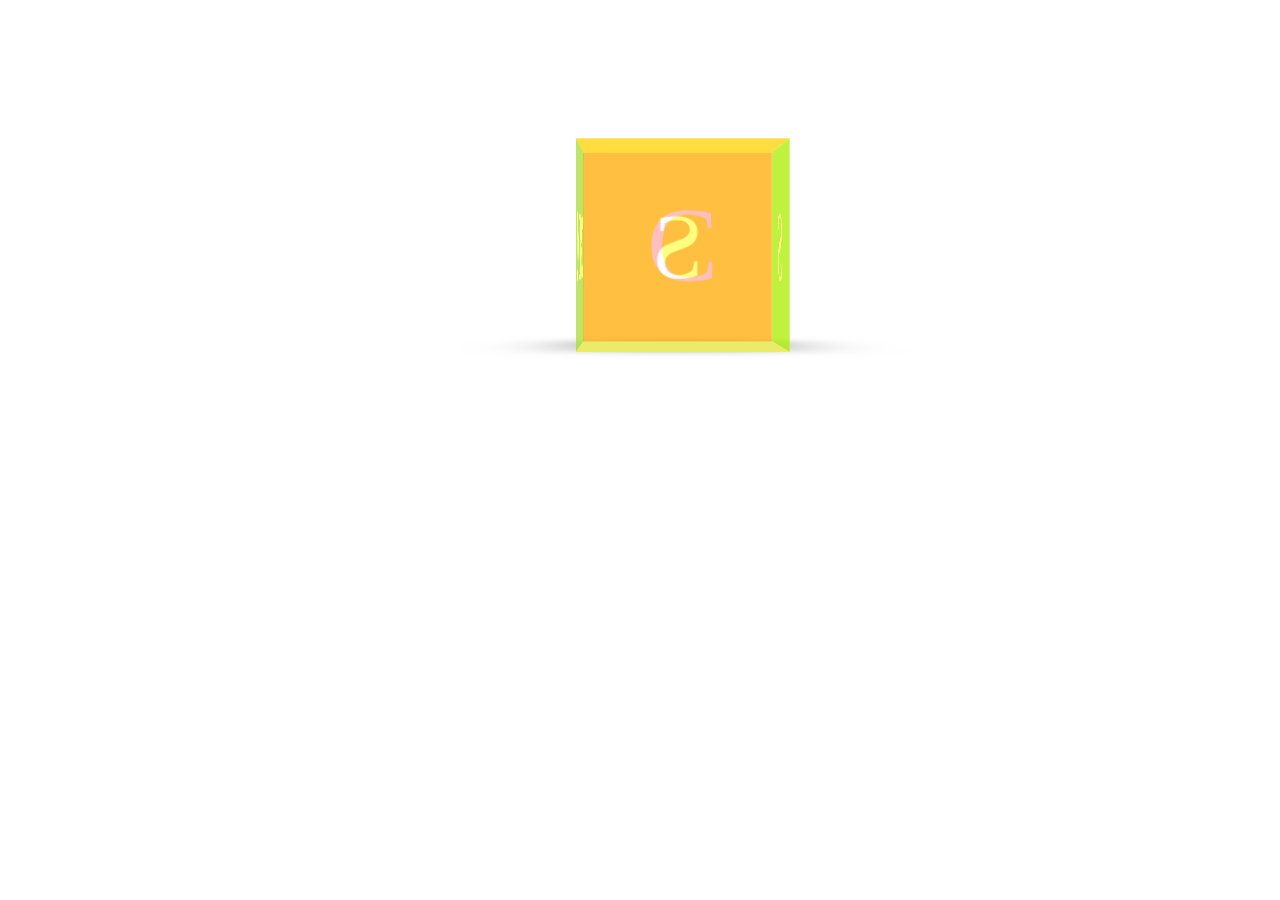
<file: animated3dcube/index.html>
<!DOCTYPE html>
<html>
<head>
    <meta http-equiv="X-UA-Compatible" content="IE=edge">
    <meta name="viewport" content="width=device-width, initial-scale=1">
    <meta http-equiv="Content-Type" content="text/html; charset=utf-8">
    <link href="style.css" rel="stylesheet">  
    <title>Stereoscopic CSS</title> 
</head>
<body>
    <div class="container">        
          <div class="stage">
            <figure class="cube">
              <span class="back">S</span>
              <span class="top"></span>
              <span class="bottom"></span>
              <span class="left">3D!</span>
              <span class="right">S</span>
              <span class="front">C</span>
            </figure>
          </div>       
      </div>     
</body>
</html>
</file>
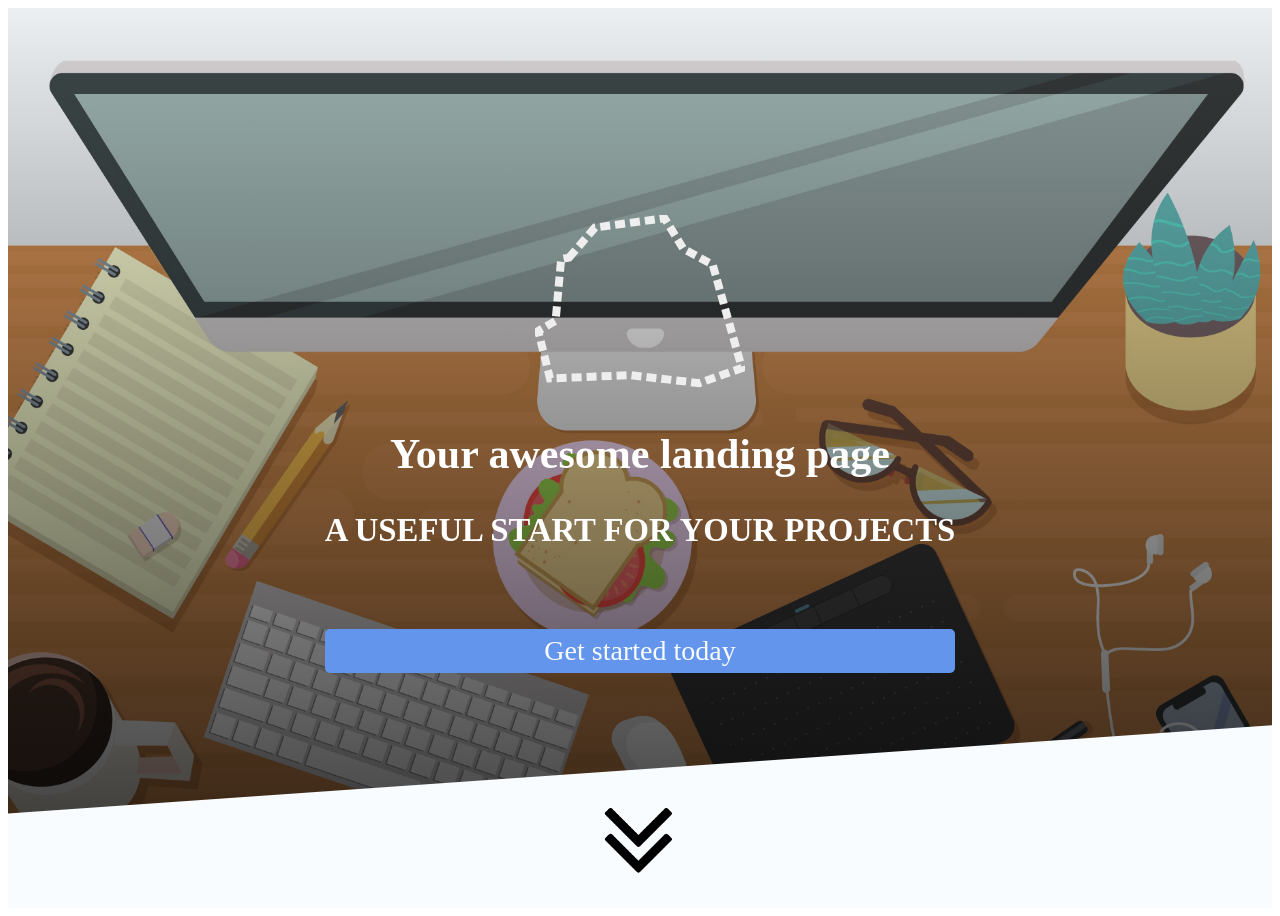
<file: animatedheader/index.html>
<!DOCTYPE html>
<html>
<head>
    <meta http-equiv="X-UA-Compatible" content="IE=edge">
    <meta name="viewport" content="width=device-width, initial-scale=1">
    <meta http-equiv="Content-Type" content="text/html; charset=utf-8">
    <link href="style.css" rel="stylesheet">
</head>
<body>
    <header>
        <section class="header-content">
          <img src="rocky-dashed.svg" class="rocky-dashed animate-pop-in">
          <h1 class="header-title animate-pop-in">Your awesome landing page</h1>
          <h3 class="header-subtitle animate-pop-in">A useful start for your projects</h3>
          <p class="header-button animate-pop-in"><a href="http://lenadgit.github.io" class="button">Get started today</a></p>
        </section>
        <section class="header-down-arrow">
            <img src="downarrow.png" width="120">
          </section>
      </header>
</body>
</html>
</file>
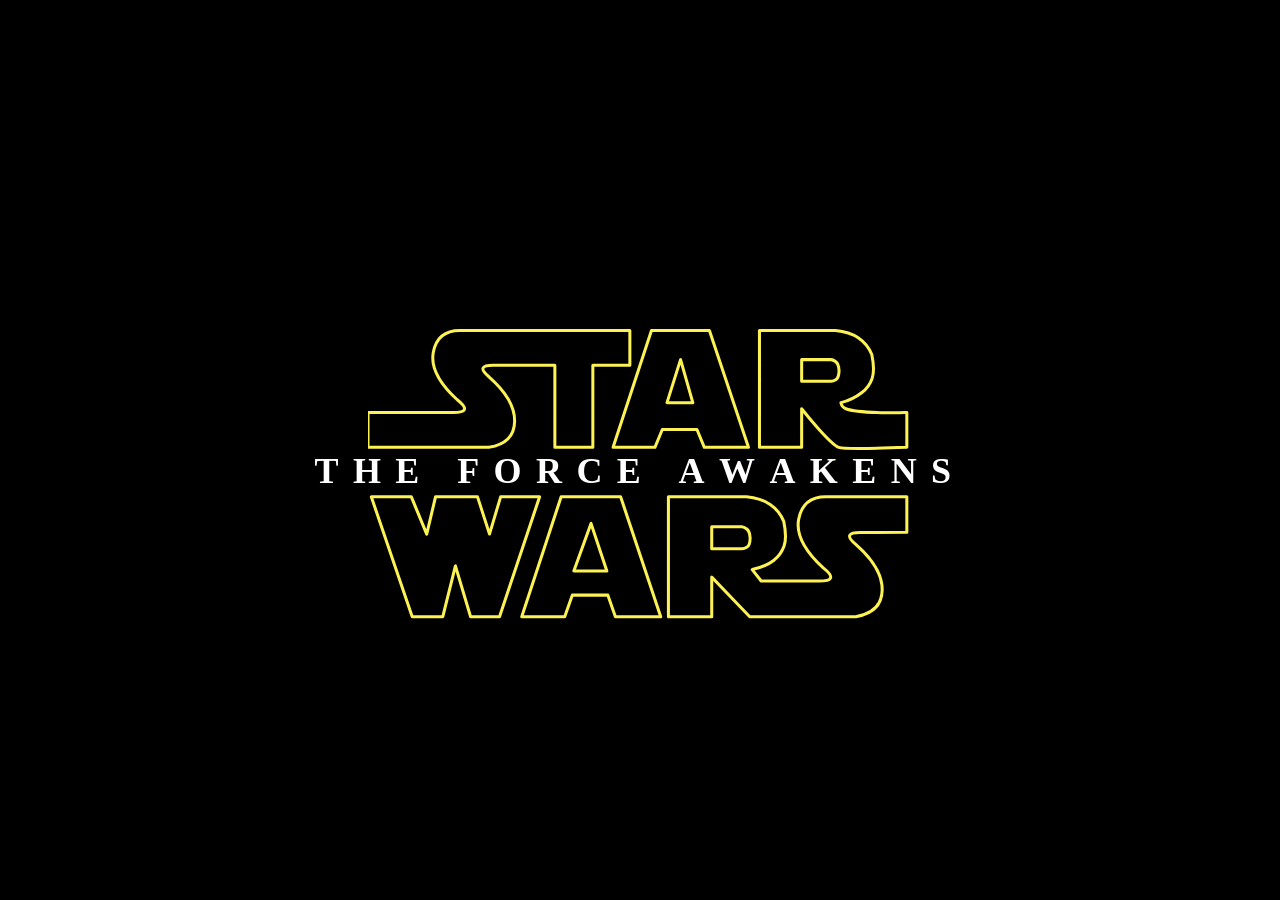
<file: animatedheadings/index.html>
<!DOCTYPE html>
<html>
<head>
    <meta http-equiv="X-UA-Compatible" content="IE=edge">
    <meta name="viewport" content="width=device-width, initial-scale=1">
    <meta http-equiv="Content-Type" content="text/html; charset=utf-8">
    <link href="style.css" rel="stylesheet">   
</head>
<body>
    <header>
        <div class="starwars-demo">
            <img src="star.svg" alt="Star" class="star">
            <img src="wars.svg" alt="Wars" class="wars">
            <h2 class="byline" id="byline">The Force Awakens</h2>
          </div>
      </header>
      <script type = "text/javascript" src = "script.js"></script>
</body>
</html>
</file>
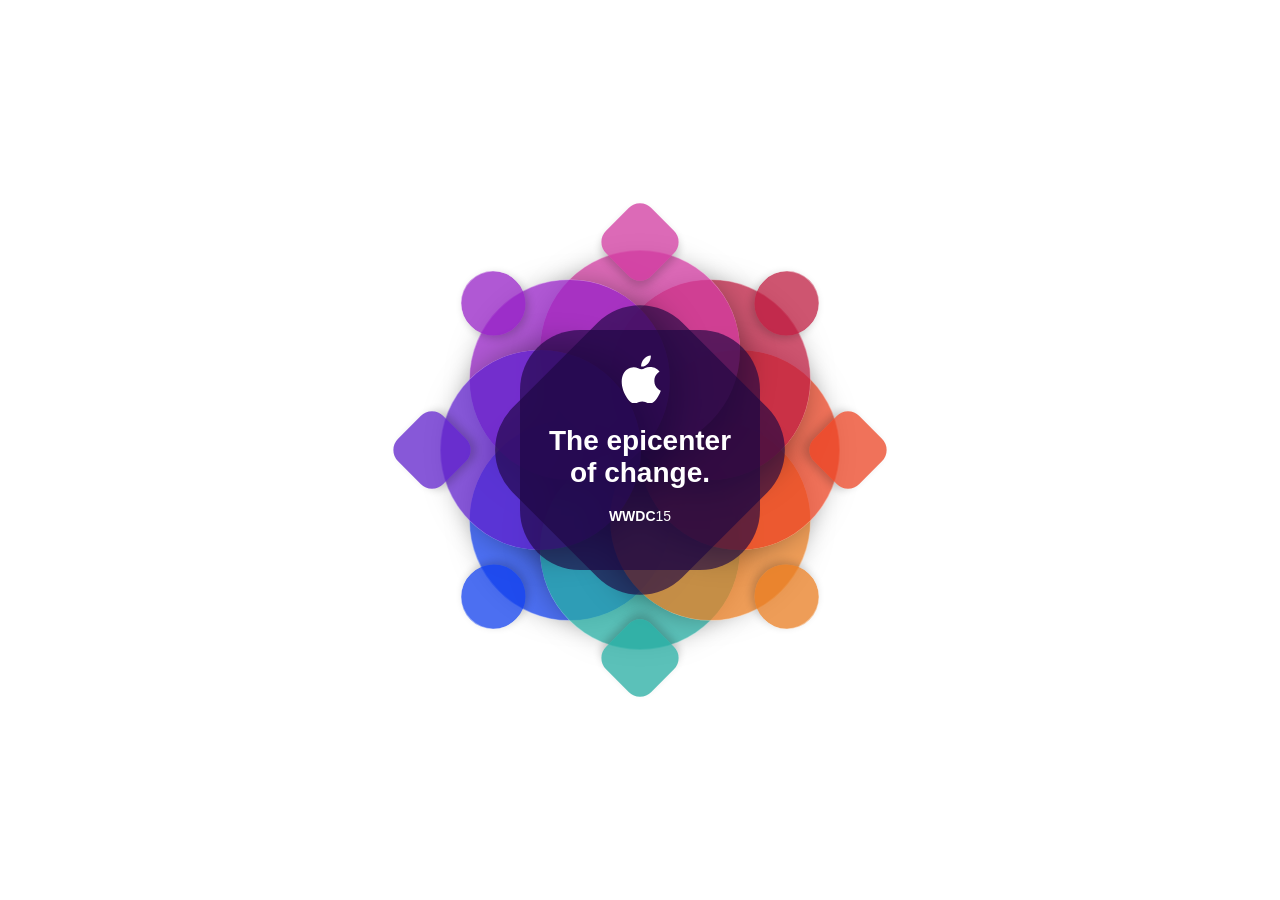
<file: animatedlogo/index.html>
<!DOCTYPE html>
<html>
<head>
    <meta http-equiv="X-UA-Compatible" content="IE=edge">
    <meta name="viewport" content="width=device-width, initial-scale=1">
    <meta http-equiv="Content-Type" content="text/html; charset=utf-8">
    <link href="style.css" rel="stylesheet"> 
    <title>Animated Circles WWDC</title>  
</head>
<body>
  <span class="large-circles">
    <div class="large circle one"></div>
    <div class="large circle two"></div>
    <div class="large circle three"></div>
    <div class="large circle four"></div>
    <div class="large circle five"></div>
    <div class="large circle six"></div>
    <div class="large circle seven"></div>
    <div class="large circle eight"></div>
  </span>  

  <span class="small-shapes">
    <div class="small circle one"></div>
    <div class="small squircle two"></div>
    <div class="small circle three"></div>
    <div class="small squircle four"></div>
    <div class="small circle five"></div>
    <div class="small squircle six"></div>
    <div class="small circle seven"></div>
    <div class="small squircle eight"></div>
  </span>

  <span class="content-squircle">
    <div class="large squircle one"></div>  
  </span>    

    <div class="large squircle two">
        <div class="content">
          <svg viewBox="0 0 160 164" xmlns="http://www.w3.org/2000/svg">
         <g>
          <g id="svg_1">
           <path d="m127.805969,90.003128c0.224838,24.213104 21.241287,32.270615 21.474121,32.373459c-0.177704,0.56826 -3.358078,11.482742 -11.072464,22.756622c-6.668747,9.746841 -13.590027,19.457977 -24.493088,19.659103c-10.713348,0.197403 -14.158287,-6.353043 -26.406677,-6.353043c-12.24469,0 -16.072174,6.151901 -26.213551,6.550446c-10.52422,0.398254 -18.538303,-10.539917 -25.26247,-20.251053c-13.740021,-19.864456 -24.24024,-56.132286 -10.1411,-80.613663c7.004152,-12.157551 19.521101,-19.85622 33.10713,-20.053638c10.334515,-0.197132 20.089069,6.952717 26.406689,6.952717c6.313614,0 18.167473,-8.59832 30.628998,-7.335548c5.21682,0.217129 19.860519,2.1073 29.263641,15.871029c-0.75766,0.469692 -17.472931,10.200527 -17.291229,30.443592m-20.134499,-59.456692c5.587379,-6.7633 9.348007,-16.178439 8.322067,-25.546439c-8.053787,0.32369 -17.792625,5.36682 -23.569427,12.126399c-5.177124,5.985922 -9.711121,15.566772 -8.48777,24.749359c8.976891,0.69453 18.147476,-4.561718 23.73513,-11.329308"/>
          </g>
         </g>
        </svg>
        <h1>The epicenter of change.</h1>
        <p><strong>WWDC</strong>15</p>
      </div>
</body>
</html>
</file>
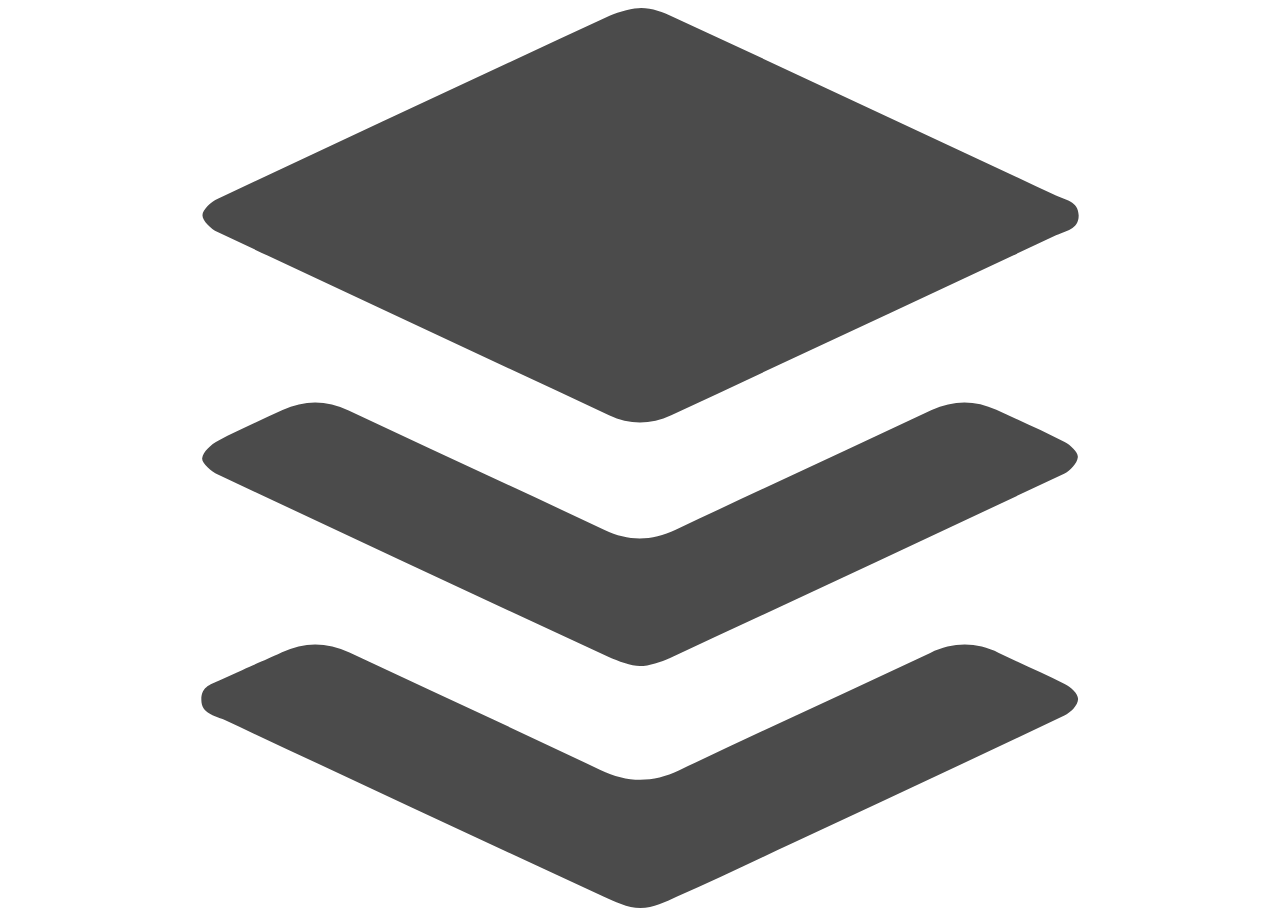
<file: bufferloadinganimation/index.html>
<!DOCTYPE html>
<html>
<head>
    <meta http-equiv="X-UA-Compatible" content="IE=edge">
    <meta name="viewport" content="width=device-width, initial-scale=1">
    <meta http-equiv="Content-Type" content="text/html; charset=utf-8">
    <link href="style.css" rel="stylesheet"> 
    <title>Buffer Loading Animation</title>  
</head>

<svg width="100%" height="100%" x="0px" y="0px" viewBox="0 0 313.3 321.4" style="enable-background:new 0 0 313.3 321.4;" xml:space="preserve">
    <path class="layer layer1" d="M157.1,0c3.8,0,7.9,1.5,11.4,3.2c45.6,21.1,91.2,42.4,136.7,63.8c3.3,1.5,8,2.1,8.1,7c0.1,5-4.7,5.6-7.9,7.1
  c-45.8,21.5-91.7,42.9-137.6,64.3c-7.4,3.4-14.8,3.5-22.2,0C99,123.6,52.3,101.9,5.8,80c-2.4-1.1-5.4-4-5.4-6c0-2,3.1-4.8,5.5-5.9
  C52.4,46.2,99.1,24.4,145.8,2.8C149.1,1.2,154.5,0,157.1,0z"/>
    <path class="layer layer2" d="M156.6,235c-3.1,0-7.7-1.7-11.3-3.3c-46.5-21.6-93-43.3-139.4-65.1c-2.4-1.1-5.8-4.1-5.6-5.8c0.3-2.4,3.2-5,5.7-6.3
  c7.5-4,15.3-7.3,23-10.9c7.9-3.7,15.7-3.6,23.6,0.1c30.4,14.3,61,28.4,91.4,42.7c8.6,4.1,16.8,4,25.4-0.1
  c30.4-14.3,60.9-28.4,91.4-42.7c7.7-3.6,15.4-3.7,23.1-0.1c8.2,3.8,16.4,7.4,24.4,11.5c2.1,1.1,4.9,3.7,4.7,5.4
  c-0.2,2.1-2.7,4.8-4.9,5.9c-46.8,22.1-93.7,44-140.7,65.8C164.2,233.5,159.9,235,156.6,235z"/>
    <path class="layer layer3" d="M156.8,321.4c-4.6,0-9.3-2.3-13.4-4.2c-45.2-20.9-90.3-42-135.4-63.1c-3.3-1.5-8-2.1-8-7.1c0-5,3.8-5.5,7-7.1
  c13.9-6.5,14.9-6.5,21.8-9.8c8-3.8,16-3.7,24.1,0.1c29.9,14,59.8,27.7,89.6,41.9c9.6,4.6,18.5,4.7,28.2,0.1 c29.8-14.2,59.8-27.9,89.6-41.9c8.2-3.9,16.3-4,24.5,0c7.8,3.8,15.8,7.2,23.5,11.1c2.1,1.1,4.8,3.3,4.8,5.4
  c-0.1,2.4-2.7,4.8-4.9,5.9c-32.2,15.3-64.5,30.3-96.8,45.4c-13.9,6.5-27.7,13.1-41.7,19.3C165.7,319.2,161.5,321.4,156.8,321.4z"/>
  </svg>
      
</body>
</html>
</file>
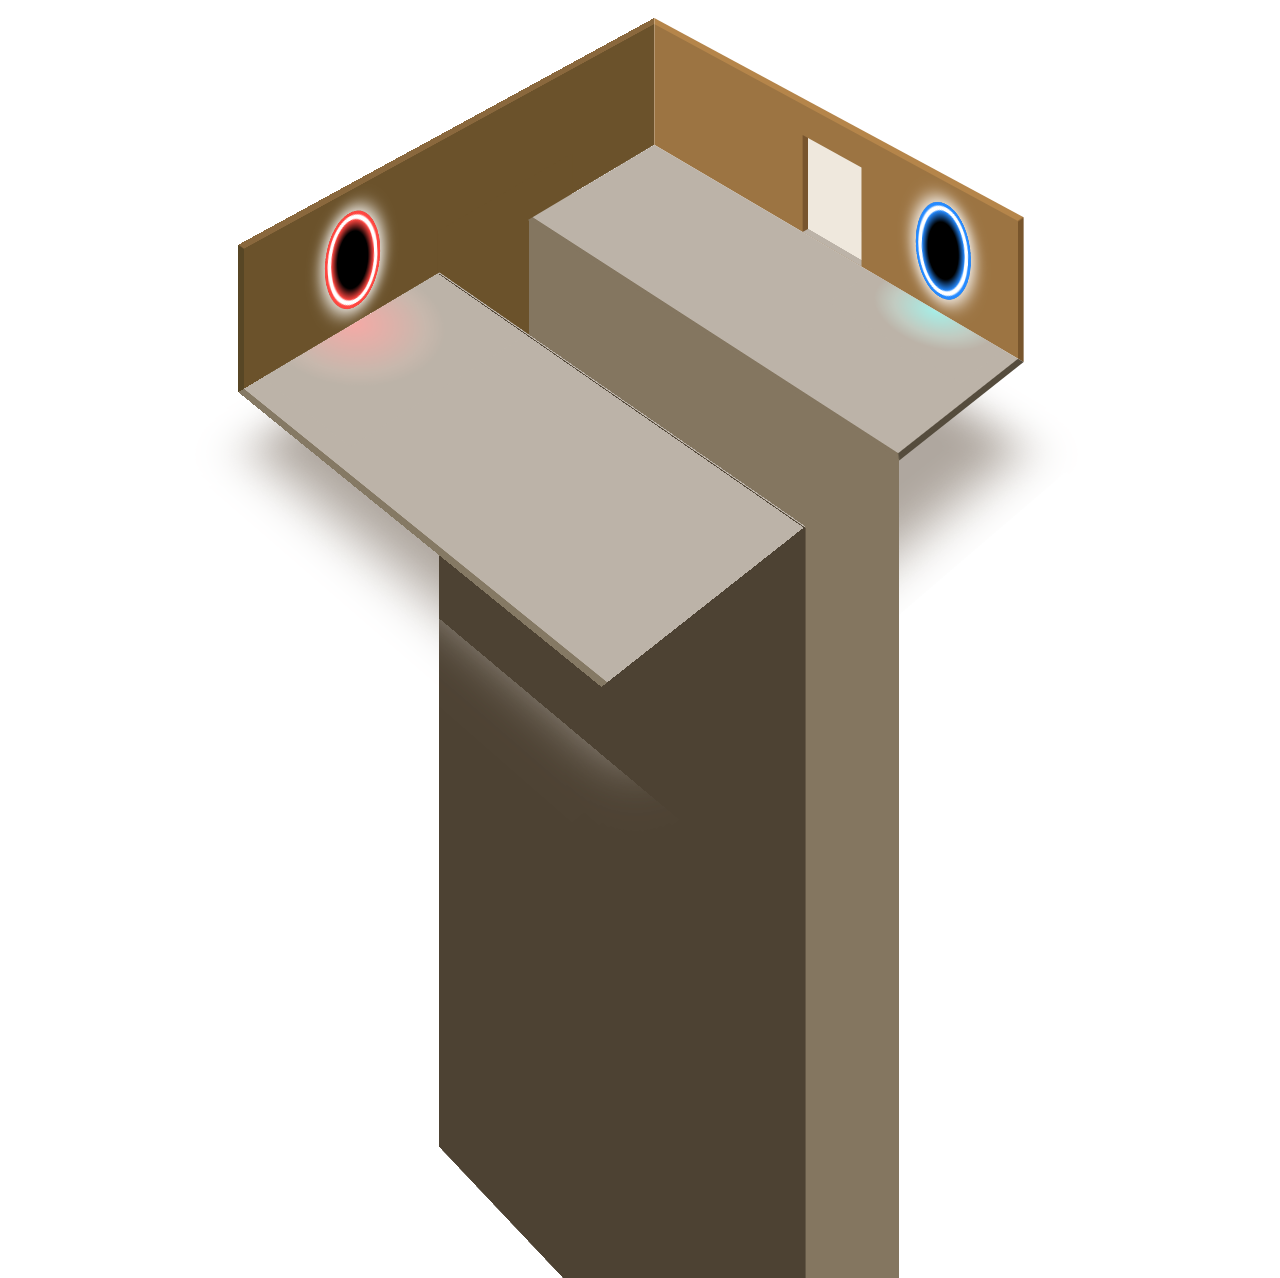
<file: portal/index.html>
<!DOCTYPE html>
<html>
<head>
    <meta http-equiv="X-UA-Compatible" content="IE=edge">
    <meta name="viewport" content="width=device-width, initial-scale=1">
    <meta http-equiv="Content-Type" content="text/html; charset=utf-8">
    <link href="style.css" rel="stylesheet">   
    <title>Portal CSS</title>
</head>
<body>
    <article class="container">
        <section class="stage">
            <div class="shadow"></div>
            <div class="back-left"></div>
            <div class="back-right"></div>
            <div class="platform-left"><span></span></div>
            <div class="platform-right"><span></span></div>
            <div class="pit-left"></div>
            <div class="pit-right"></div>
            <div class="pit-back"></div>
            <div class="portal red"></div>
            <div class="portal blue"></div>
            <div class="door"></div>

            <div class="dude one">
                <figure class="head"></figure>
                <figure class="body"></figure>
                <div class="dude-shadow one">
                  <figure class="head"></figure>
                  <figure class="body"></figure>
                </div>
              </div>

              <div class="dude two">
                <figure class="head"></figure>
                <figure class="body"></figure>
                <figure class="arm left"></figure>
                <figure class="arm right"></figure>
                <div class="dude-shadow two">
                    <figure class="head"></figure>
                    <figure class="body"></figure>
                    <figure class="arm left"></figure>
                    <figure class="arm right"></figure>
                </div>
            </div>  
          </section>  
    </article>
</body>
</html>
</file>
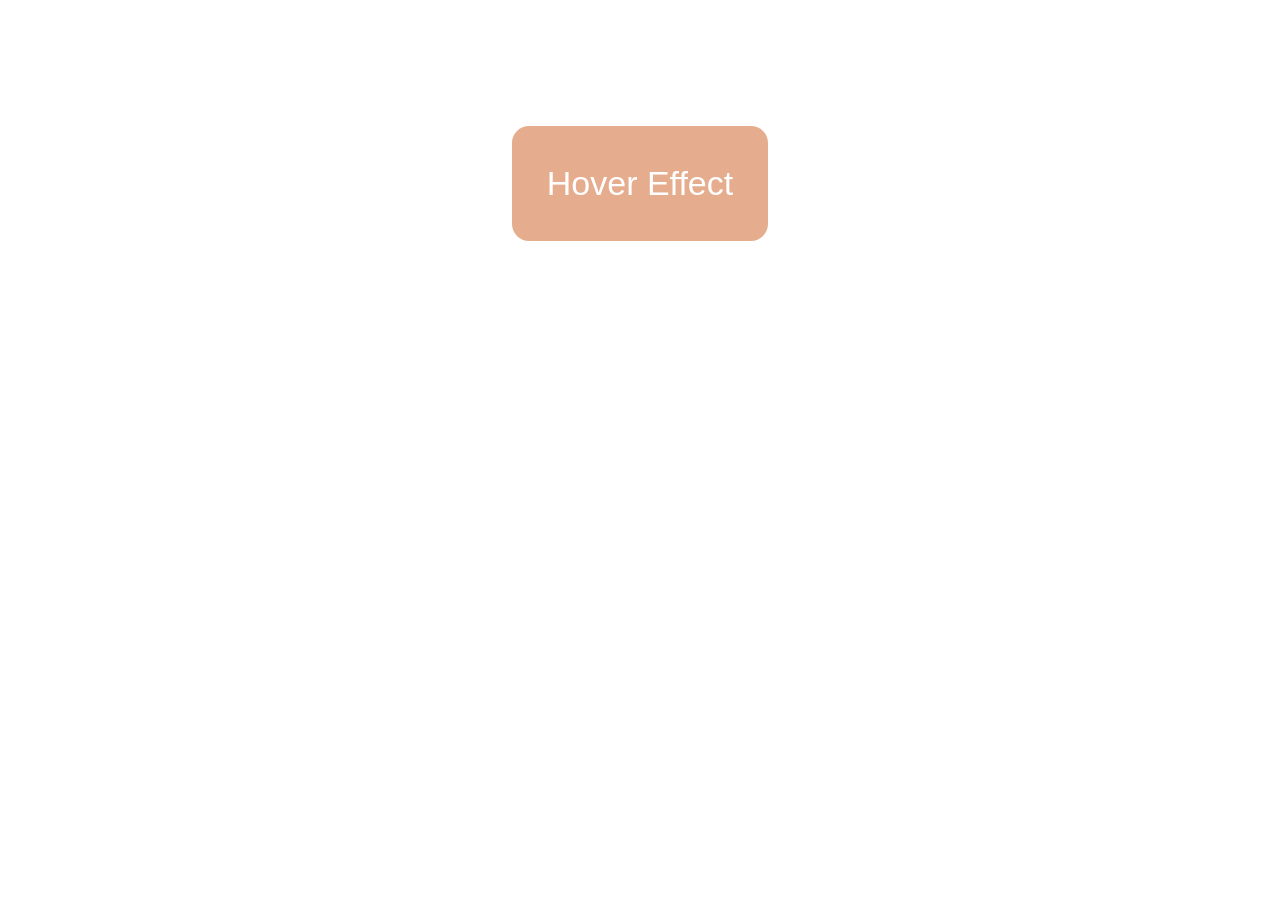
<file: shinyeffect/index.html>
<!DOCTYPE html>
<html>
<head>
    <meta http-equiv="X-UA-Compatible" content="IE=edge">
    <meta name="viewport" content="width=device-width, initial-scale=1">
    <meta http-equiv="Content-Type" content="text/html; charset=utf-8">
    <link href="style.css" rel="stylesheet">   
    <title>Shiny Effect</title>
</head>
<body>
    <button>Hover Effect</button>
</body>
</html>
</file>
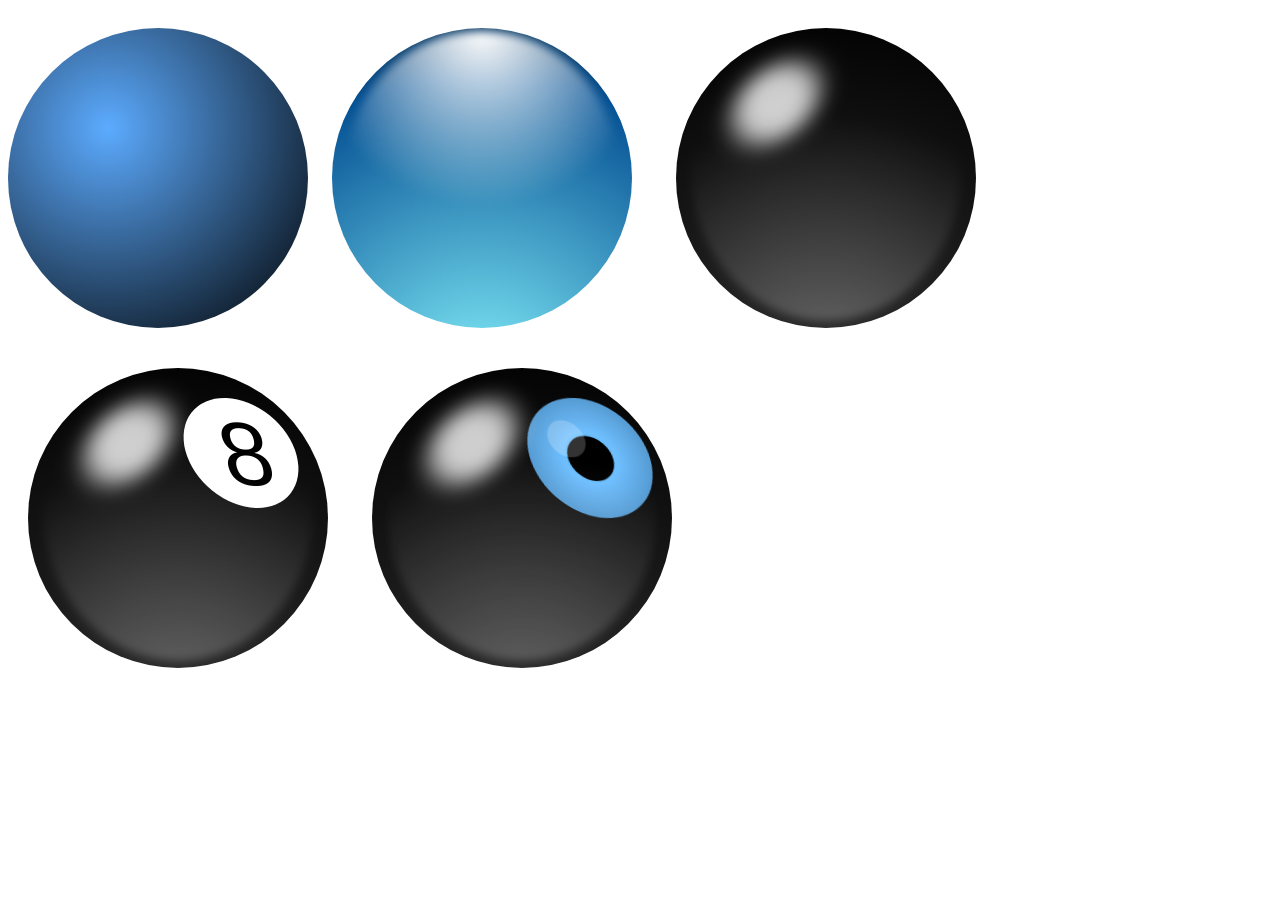
<file: spheres/index.html>
<!DOCTYPE html>
<html>
<head>
    <meta http-equiv="X-UA-Compatible" content="IE=edge">
    <meta name="viewport" content="width=device-width, initial-scale=1">
    <meta http-equiv="Content-Type" content="text/html; charset=utf-8">
    <link href="style.css" rel="stylesheet">  
    <title>3D Spheres</title> 
</head>
<body>
    <figure class="circle"></figure>
    <section class="stage">
        <figure class="ball2"></span></figure>
      </section>
    <section class="stage">
        <figure class="ball"><span class="shadow"></span></figure>
    </section>
    <section class="stage">
        <figure class="ball">
          <span class="shadow"></span>
          <span class="eight"></span>
        </figure>
      </section>
      <section class="stage">
        <figure class="ball">
          <span class="shadow"></span>
          <span class="iris"></span>
        </figure>
      </section>
</body>
</html>
</file>
<file: animated3dcube/style.css>
.container {
    margin: 0 auto;
    width: 960px;
  }
  
  .left, .right {
    height: 100%;
    overflow: hidden;
    width: 50%;
  }
  
  .left {
    float: left;
  }
  
  .right {
    float: right;
  }  

  .left .stage {
    -moz-perspective-origin: 63.5% -340px;
    -webkit-perspective-origin: 63.5% -340px;
    perspective-origin: 63.5% -340px
  }
  
  .right .stage {
    -moz-perspective-origin: 36.5% -340px;
    -webkit-perspective-origin: 36.5% -340px;
    perspective-origin: 36.5% -340px;
  }  
  
.stage {
  width: 480px;
  height: 500px;
  margin: 10px auto;
  position: relative;
  -moz-perspective: 1600px;
  -webkit-perspective: 1600px;
  perspective: 1600px;

  -moz-animation: introduceCube 1.5s ease-out;
  -webkit-animation: introduceCube 1.5s ease-out;
  animation: introduceCube 1.5s ease-out;
}

.stage .cube {
    -moz-transform-style: preserve-3d;
    -webkit-transform-style: preserve-3d;
    transform-style: preserve-3d;
    -moz-transform-origin: 100px 50%;
    -ms-transform-origin: 100px 50%;
    -o-transform-origin: 100px 50%;
    -webkit-transform-origin: 100px 50%;
    transform-origin: 100px 50%;
    -moz-animation: rotate 10s infinite linear;
    -webkit-animation: rotate 10s infinite linear;
    animation: rotate 10s infinite linear;
    position: absolute;
    top: 120px;
    left: 140px; }

  .cube span {
    color: white;
    display: block;
    font-size: 100px;
    height: 200px;
    line-height: 200px;
    opacity: 0.5;
    position: absolute;
    text-align: center;
    width: 200px;
  }
  .stage .back {
    -moz-transform: rotateY(180deg) translateZ(100px);
    -ms-transform: rotateY(180deg) translateZ(100px);
    -o-transform: rotateY(180deg) translateZ(100px);
    -webkit-transform: rotateY(180deg) translateZ(100px);
    transform: rotateY(180deg) translateZ(100px);
    background-color: red; }
  .stage .top {
    -moz-transform: rotateX(90deg) translateZ(100px);
    -ms-transform: rotateX(90deg) translateZ(100px);
    -o-transform: rotateX(90deg) translateZ(100px);
    -webkit-transform: rotateX(90deg) translateZ(100px);
    transform: rotateX(90deg) translateZ(100px);
    background-color: #ff7400; }
  .stage .bottom {
    -moz-transform: rotateX(-90deg) translateZ(100px);
    -ms-transform: rotateX(-90deg) translateZ(100px);
    -o-transform: rotateX(-90deg) translateZ(100px);
    -webkit-transform: rotateX(-90deg) translateZ(100px);
    transform: rotateX(-90deg) translateZ(100px);
    -moz-box-shadow: 0 10px 100px rgba(0, 0, 0, 0.7);
    -webkit-box-shadow: 0 10px 100px rgba(0, 0, 0, 0.7);
    box-shadow: 0 10px 100px rgba(0, 0, 0, 0.7);
    -moz-backface-visibility: visible;
    -webkit-backface-visibility: visible;
    backface-visibility: visible;
    background-color: #aaaaaa;
    -webkit-box-reflect: none; }
  .stage .left {
    -moz-transform: rotateY(-90deg) translateZ(100px);
    -ms-transform: rotateY(-90deg) translateZ(100px);
    -o-transform: rotateY(-90deg) translateZ(100px);
    -webkit-transform: rotateY(-90deg) translateZ(100px);
    transform: rotateY(-90deg) translateZ(100px);
    background-color: #009999; }
  .stage .right {
    -moz-transform: rotateY(90deg) translateZ(100px);
    -ms-transform: rotateY(90deg) translateZ(100px);
    -o-transform: rotateY(90deg) translateZ(100px);
    -webkit-transform: rotateY(90deg) translateZ(100px);
    transform: rotateY(90deg) translateZ(100px);
    background-color: #00cc00; }
  .stage .front {
    -moz-transform: translateZ(100px);
    -ms-transform: translateZ(100px);
    -o-transform: translateZ(100px);
    -webkit-transform: translateZ(100px);
    transform: translateZ(100px);
    background-color: yellow; }

    @-moz-keyframes rotate {
        0% {
          -moz-transform: rotateY(0);
          transform: rotateY(0); }
      
        100% {
          -moz-transform: rotateY(-360deg);
          transform: rotateY(-360deg); } }
    @-webkit-keyframes rotate {
        0% {
          -webkit-transform: rotateY(0);
          transform: rotateY(0); }
      
        100% {
          -webkit-transform: rotateY(-360deg);
          transform: rotateY(-360deg); } }
    @keyframes rotate {
        0% {
          -moz-transform: rotateY(0);
          -ms-transform: rotateY(0);
          -o-transform: rotateY(0);
          -webkit-transform: rotateY(0);
          transform: rotateY(0); }
      
        100% {
          -moz-transform: rotateY(-360deg);
          -ms-transform: rotateY(-360deg);
          -o-transform: rotateY(-360deg);
          -webkit-transform: rotateY(-360deg);
          transform: rotateY(-360deg); } }
    @-moz-keyframes introduceCube {
        0% {
          opacity: 0;
          top: -20px;
          -moz-transform: scale(0.6);
          transform: scale(0.6); }
      
        20% {
          opacity: 1; }
      
        100% {
          top: 0;
          -moz-transform: scale(1);
          transform: scale(1); } }
    @-webkit-keyframes introduceCube {
        0% {
          opacity: 0;
          top: -20px;
          -webkit-transform: scale(0.6);
          transform: scale(0.6); }
      
        20% {
          opacity: 1; }
      
        100% {
          top: 0;
          -webkit-transform: scale(1);
          transform: scale(1); } }
    @keyframes introduceCube {
        0% {
          opacity: 0;
          top: -20px;
          -moz-transform: scale(0.6);
          -ms-transform: scale(0.6);
          -o-transform: scale(0.6);
          -webkit-transform: scale(0.6);
          transform: scale(0.6); }
      
        20% {
          opacity: 1; }
      
        100% {
          top: 0;
          -moz-transform: scale(1);
          -ms-transform: scale(1);
          -o-transform: scale(1);
          -webkit-transform: scale(1);
          transform: scale(1); }
        }
</file>
<file: animatedheader/style.css>
header {
  align-items: center;
  display: flex;
  font-size: 28px;
  height: 100vh;
  justify-content: center;
  overflow: hidden;
  position: relative;
  text-align: center;
  transform-style: preserve-3d;
  perspective: 100px;
}

header:before {
  background: linear-gradient(to bottom, rgba(0,0,0,0), rgba(0,0,0,.8)),
              url(bg.jpg) no-repeat bottom;
  background-size: cover;
  content: "";
  position: absolute;
    top: 0;
    right: 0;
    bottom: 0;
    left: 0;
  z-index: -1;
}

header:after {
    animation: rotate-up .5s .5s cubic-bezier(0, 0.5, 0, 1) forwards;
    background: #F9FCFF;
    content: "";
    height: 40rem;
    left: -5%;
    position: absolute;
      right: -5%;
      top: 90%;
    transform-origin: 0 0;
    z-index: 0;
  }

.header-title, .header-subtitle {
  color: #fff;
}

.header-subtitle {
  text-transform: uppercase;
  margin-bottom: 5rem;
}

.header-button {
  transform: translateZ(.1px);
  position: relative;
  z-index: 10;
  background-color: cornflowerblue;
  padding: 6px 0;
  border-radius: 5px;
  border: none;
}

.header-button > a {
    text-decoration: none;
    color: #F9FCFF;
}

.header-down-arrow {
    animation: pulse 2s 3s ease-out infinite;
    position: absolute;
      bottom: 0;
      left: 0;
      right: 0;
    text-align: center;
    z-index: 10;
  }

.header-down-arrow img {
    animation: fade-slide-up 1s 1s ease-out forwards;
    opacity: 0;
  }  

.header-down-arrow img {
    animation: fade-slide-up 1s 1s ease-out forwards,
               pulse 2s 3s ease-out infinite;
    opacity: 0;
  }  

@keyframes pop-in {
    0% {
      opacity: 0;
      transform: translateY(-4rem) scale(.8);
    }
    100% {
      opacity: 1;
      transform: none;
    }
  }

@keyframes rotate-up {
    100% {
      transform: rotateZ(-4deg);
    }
  }
  
@keyframes fade-slide-up {
    0% {
      opacity: 0;
      transform: translateY(4rem);
    }
    100% {
      opacity: 1;
      transform: none;
    }
  }
  
@keyframes pulse {
    0% {
      opacity: 1;
      transform: none;
    }
    50% {
      opacity: .8;
      transform: scale(.8);
    }
    100% {
      opacity: 1;
      transform: none;
    }
  }  

.animate-pop-in {
    animation: pop-in .6s cubic-bezier(0, 0.9, 0.3, 1.2) forwards;
    opacity: 0;
  } 
  
.rocky-dashed {
    animation-delay: .6s;
  }
  
.header-title {
    animation-delay: .8s;
  }
  
.header-subtitle {
    animation-delay: 1.4s;
  }
  
.header-button {
    animation-delay: 1.6s;
  }
</file>
<file: animatedheadings/style.css>
/* Animation properties */
.star {
  animation: star 10s ease-out infinite;
}
.wars {
  animation: wars 10s ease-out infinite;
}
.byline span {
  animation: spin-letters 10s linear infinite;
}
.byline {
  animation: move-byline 10s linear infinite;
}

/* Keyframes */
@keyframes star {
  0% {
    opacity: 0;
    transform: scale(1.5) translateY(-0.75em);
  }
  20% {
    opacity: 1;
  }
  89% {
    opacity: 1;
    transform: scale(1);
  }
  100% {
    opacity: 0;
    transform: translateZ(-1000em);
  }
}

@keyframes wars {
  0% {
    opacity: 0;
    transform: scale(1.5) translateY(0.5em);
  }
  20% {
    opacity: 1;
  }
  90% {
    opacity: 1;
    transform: scale(1);
  }
  100% {
    opacity: 0;
    transform: translateZ(-1000em);
  }
}

@keyframes spin-letters {
  0%, 10% {
    opacity: 0;
    transform: rotateY(90deg);
  }
  30% {
    opacity: 1;
  }
  70%, 86% {
    transform: rotateY(0);
    opacity: 1;
  }
  95%, 100% {
    opacity: 0;
  }
}

@keyframes move-byline {
  0% {
    transform: translateZ(5em);
  }
  100% {
    transform: translateZ(0);
  }
}

/* Make the 3D work on the container */
.starwars-demo {
  perspective: 800px;
  transform-style: preserve3d;
}

/* General styles and layout */
body {
  background: #000;
}

.starwars-demo {
  height: 17em;
  left: 50%;
  position: absolute;
  top: 53%;
  transform: translate(-50%, -50%);
  width: 34em;
}

.byline span {
  display: inline-block;
}

img {
  width: 100%;
}

.star, .wars, .byline {
  position: absolute;
}

.star {
  top: -0.75em;
}

.wars {
  bottom: -0.5em;
}

.byline {
  color: #fff;
  font-family: "ITC Serif Gothic", Lato;
  font-size: 2.25em;
  left: -2em;
  letter-spacing: 0.4em;
  right: -2em;
  text-align: center;
  text-transform: uppercase;
  top: 29%;
}

/*** Media queries for adjusting to different screen sizes ***/

@media only screen and (max-width: 600px) {
  .starwars-demo {
    font-size: 10px;
  }
}

@media only screen and (max-width: 480px) {
  .starwars-demo {
    font-size: 7px;
  }
}
</file>
<file: animatedlogo/style.css>
.circle, .squircle {
    border-top: 0.1em solid rgba(255,255,255,0.4);
    height: 12.5em;
    position: absolute;
    width: 12.5em;
  }

.squircle {
    border-radius: 25%;
  }  

.circle {
    border-radius: 50%;
    box-shadow: 0 1em 2em rgba(0,0,0,0.5);
    left: calc(50% - 6.25em);
    top: calc(50% - 12.5em);
    transform-origin: 50% 12.5em;
  }  

.one {
    background: rgba(16, 63, 236, 0.75);
    transform: rotateZ(225deg);
  }
.two {
    background: rgba(37, 172, 162, 0.75);
    transform: rotateZ(180deg);
  }
.three {
    background: rgba(233, 124, 32, 0.75);
    transform: rotateZ(135deg);
  }
.four {
    background: rgba(235, 67, 35, 0.75);
    transform: rotateZ(90deg);
  }
.five {
    background: rgba(190, 28, 65, 0.75);
    transform: rotateZ(45deg);
  }
.six {
    background: rgba(208, 57, 159, 0.75);
    transform: rotateZ(0);
  }
.seven {
    background: rgba(150, 32, 198, 0.75);
    transform: rotateZ(-45deg);
  }
.eight {
    background: rgba(95, 33, 203, 0.75);
    transform: rotateZ(-90deg);
  }  

.small {
    width: 4em;
    height: 4em;
    left: calc(50% - 2em);
    top: calc(50% - 15em);
    transform-origin: 50% 15em;
    box-shadow: 0 0.25em 0.5em rgba(0,0,0,0.2);
  }  

.small.squircle {
    background: none;
    border: none;
    box-shadow: none;
  } 
  
.small.squircle::after {
    background: red;
    border-radius: 25%;
    box-shadow: -0.25em 0.25em 0.5em rgba(0,0,0,0.2);
    content: "";
    height: 100%;
    position: absolute;
    transform: rotateZ(-45deg);
    width: 100%;
  }
  
.small.squircle.two::after {
    background: rgba(37, 172, 162, 0.75);
  }
.small.squircle.four::after {
    background: rgba(235, 67, 35, 0.75);
  }
.small.squircle.six::after {
    background: rgba(208, 57, 159, 0.75);
  }
.small.squircle.eight::after {
    background: rgba(95, 33, 203, 0.75);
  }
  
.large.squircle {
    background: rgba(30, 7, 66, 0.65);
    border: none;
    height: 15em;
    left: calc(50% - 7.5em);
    position: absolute;
    top: calc(50% - 7.5em);
    transform: none;
    width: 15em;
  }
  
.large.squircle.one {
    transform: rotateZ(45deg);
  }  

.content {
    font-family: 'HelveticaNeue-Light', 'Helvetica Neue Light', 'Helvetica Neue', Helvetica, Arial, sans-serif;
    color: #fff;
    font-size: 14px;
    padding: 10%;
    text-align: center;
  }  

svg {
    width: 25%;
    fill: #ffffff;
  } 

span {
    display: block;
    height: 20em;
    left: calc(50% - 10em);
    position: absolute;
    top: calc(50% - 10em);
    width: 20em;
  }
  
.large-circles {
    animation: spin 10s linear infinite;
  }
  
.small-shapes {
    animation: spin 30s linear infinite;
  }
  
.content-squircle {
    animation: spin 20s linear infinite;
  } 
  
  @keyframes spin {
    0% {
      transform: rotateZ(0);
    }
    100% {
      transform: rotateZ(360deg);
    }
  }
</file>
<file: bufferloadinganimation/style.css>
svg {
    height: 100vh;
  }

  .layer {
    fill: #4b4b4b;  
    animation: 4s linear infinite;
  }
  
  .layer1 {
    animation-name: layer1;
  }
  
  .layer2 {
    animation-name: layer2;
  }
  
  .layer3 {
    animation-name: layer3;
  }  

  @keyframes layer1 {
    0%, 65% {
      fill: #b2b2b2;
    }
    75%, 82% {
      fill: #4b4b4b;
    }
    92%, 100% {
      fill: #b2b2b2;
    }
  }
  
  @keyframes layer2 {
    0%, 40% {
      fill: #b2b2b2;
    }
    50%, 86% {
      fill: #4b4b4b;
    }
    96%, 100% {
      fill: #b2b2b2;
    }
  }
  
  @keyframes layer3 {
    0%, 15% {
      fill: #b2b2b2;
    }
    25%, 90% {
      fill: #4b4b4b;
    }
    100% {
      fill: #b2b2b2;
    }
  }
</file>
<file: portal/style.css>
article.container {
    perspective: 2600px;
  }

.container {
    perspective-origin: 50% -1400px;
  }  

.example {
    transform: rotateY(45deg) translateZ(-100px);
  }  

.default-origin {
    transform-origin: 50% 50% 0;
  }  

.stage {
    margin: 0 auto;
    transform-style: preserve-3d;
    transform: rotateY(-45deg);
    width: 460px;
  }  

.stage div {
    position: absolute;
    transform-style: preserve-3d;
  } 
  
.stage .back-left {
    background-color: #6b522b;
    border-left: 6px solid #574625;
    border-top: 6px solid #8a683d;
    height: 120px;
    transform: rotateY(90deg) translateX(-256px);
    width: 500px;
  }  

.stage .back-right {
    background-color: #9c7442;
    border-right: 6px solid #78552c;
    border-top: 6px solid #b5854a;
    height: 120px;
    transform: translateX(253px) translateZ(3px);
    width: 446px;
  }  

  .stage .platform-left {
    background-color: #bcb3a8;
    border-bottom: 6px solid #857964;
    height: 220px;
    transform: rotateX(90deg) translateY(396px) translateX(253px) translateZ(-13px);
    width: 446px;
  }
  .stage .platform-right {
    background-color: #bcb3a8;
    border-bottom: 6px solid #847660;
    border-right: 6px solid #554c3d;
    height: 164px;
    transform: rotateX(90deg) translateY(88px) translateX(253px) translateZ(-41px);
    width: 446px;
  }
  .stage .pit-left {
    background-color: #4d4233;
    height: 800px;
    width: 447px;
    -webkit-transform: translate3D(254px, 125px, 285px);
    -moz-transform: translate3D(254px, 125px, 285px);
    -ms-transform: translate3D(254px, 125px, 285px);
    -o-transform: translate3D(254px, 125px, 285px);
    transform: translate3D(254px, 125px, 285px);
  }
  .stage .pit-right {
    background-color: #847660;
    height: 800px;    
    width: 451px;
    -webkit-transform: translate3D(254px, 125px, 173px);
    -moz-transform: translate3D(254px, 125px, 173px);
    -ms-transform: translate3D(254px, 125px, 173px);
    -o-transform: translate3D(254px, 125px, 173px);
    transform: translate3D(254px, 125px, 173px);
  }
  .stage .pit-back {
    background-color: #6b522b;
    height: 220px;
    transform: rotateY(90deg) translate3D(-200px, 87px, 168px);
    width: 170px;
  }  

.stage .shadow {
    background-color: transparent;
    box-shadow: -600px 0 50px #afa79f;
    height: 550px;
    transform: rotateX(90deg) translateZ(-166px) translateX(550px);
    width: 550px;
  } 
  
.stage .portal {
    background-color: black;
    border-radius: 44px/62px;
    box-shadow: 0 0 15px 4px white;
    height: 72px;
    width: 48px;
  }  

.stage .portal:before {
    border-radius: 44px/62px;
    border: 4px solid white;
    content: "";
    display: block;
    height: 72px;
    margin-left: -4px;
    margin-top: -4px;
    width: 48px;
  }  

.stage .portal.red {
    background: radial-gradient(#000000, #000000 50%, #ff4640 70%);
    border: 7px solid #ff4640;
    transform: translate3D(223px, 25px, 385px) rotateY(90deg) skewX(5deg);
  }
.stage .portal.blue {
    background: radial-gradient(#000000, #000000 50%, #258aff 70%);
    border: 7px solid #258aff;
    transform: translate3D(586px, 25px, 4px) skewX(-5deg);
  }  

.stage .platform-left span {
  background: -webkit-gradient(radial, 0% 50%, 0, 0% 50%, 90, color-stop(0%, #f5aaa6), color-stop(77.77778%, #c8b8ad), color-stop(100%, #bcb3a8));
  background: -webkit-radial-gradient(left, #f5aaa6, #c8b8ad 70px, #bcb3a8 90px);
  background: -moz-radial-gradient(left, #f5aaa6, #c8b8ad 70px, #bcb3a8 90px);
  background: -o-radial-gradient(left, #f5aaa6, #c8b8ad 70px, #bcb3a8 90px);
  background: radial-gradient(left, #f5aaa6, #c8b8ad 70px, #bcb3a8 90px);
    display: block;
    height: 200px;
    left: 0;
    position: absolute;
    width: 120px;
  }
.stage .platform-right span {
  background: -webkit-gradient(radial, 50% 0%, 0, 50% 0%, 60, color-stop(0%, #a6eee7), color-stop(66.66667%, #c2cbc1), color-stop(100%, #bcb3a8));
  background: -webkit-radial-gradient(top, #a6eee7, #c2cbc1 40px, #bcb3a8 60px);
  background: -moz-radial-gradient(top, #a6eee7, #c2cbc1 40px, #bcb3a8 60px);
  background: -o-radial-gradient(top, #a6eee7, #c2cbc1 40px, #bcb3a8 60px);
  background: radial-gradient(top, #a6eee7, #c2cbc1 40px, #bcb3a8 60px);
    display: block;
    height: 60px;
    left: 280px;
    position: absolute;
    width: 150px;
  }
  
.stage .door {
    background: #efe8dd;
    border-bottom: 6px solid #bcb3a8;
    border-left: 7px solid #78552e;
    height: 85px;
    transform: translate3D(450px, 34px, 4px);
    width: 65px;
  } 
  
.dude, .dude-shadow {
    height: 100px;
    width: 30px;
  }
.dude figure, .dude-shadow figure {
    background-color: black;
    display: block;
    position: absolute;
  }
.dude figure.head, .dude-shadow figure.head {
    border-radius: 22px;
    height: 20px;
    left: 3px;
    top: 0;
    width: 20px;
  }
.dude figure.body, .dude-shadow figure.body {
    border-radius: 30px 30px 0 0;
    height: 30px;
    top: 21px;
    width: 26px;
  }
.dude figure.body:before, .dude figure.body:after, .dude-shadow figure.body:before, .dude-shadow figure.body:after {
    background-color: black;
    content: "";
    height: 15px;
    position: absolute;
    top: 30px;
    width: 9px;
  }
.dude figure.body:before, .dude-shadow figure.body:before {
    left: 3px;
  }
.dude figure.body:after, .dude-shadow figure.body:after {
    left: 14px;
  }
  
.stage .dude.one {
    transform: translate3D(514px, 50px, 375px) rotateY(78deg);
  }
.stage .dude-shadow.one {
    opacity: 0.1;
    transform: translateX(-12px) rotateX(90deg) translateY(8px);
  }  

.dude.one {
    animation: move-dude-one 10s linear infinite;
    opacity: 0;
  }

.stage .dude.two {
    transform: translate3D(610px, 40px, 5px) rotateY(15deg);
  }
.stage .dude.two figure.arm {
    background: black;
    height: 8px;
    position: absolute;
    top: 20px;
    width: 20px;
  }
.stage .dude.two figure.arm.left {
    left: -15px;
    transform: rotateZ(40deg);
  }
.stage .dude.two figure.arm.right {
    right: -91px;
    transform: rotateZ(-40deg);
  }
.stage .dude-shadow.two {
    opacity: 0.1;
    transform: translateY(38px) translateX(-22px) translateZ(-6px) rotateZ(-90deg) rotateY(90deg) rotateZ(50deg) skewX(30deg) scaleX(0.8);
  } 

.dude.two {
    animation: move-dude-two 10s linear infinite;
    opacity: 0;
  }
  
.dude.two figure.arm {
    animation: arms 10s linear infinite;
    opacity: 0;
  }
  
  @keyframes move-dude-one {
    /* Character flies into scene */
    0% {
      transform: translate3D(514px, -10px, 400px) rotateY(78deg) scaleY(2);
    }
    /* Waits a moment */
    1%, 18% {
      opacity: 1;
      transform: translate3D(514px, 50px, 400px) rotateY(78deg) scaleY(1);
    }
    /* Moves toward the portal */
    34%, 39% {
      opacity: 1;
      transform: translate3D(284px, 40px, 400px) rotateY(78deg);
    }
    /* Pauses, them jumps in */
    41%, 42% {
      opacity: 1;
      transform: translate3D(234px, 40px, 400px) rotateY(78deg);
    }
    /* Vanishes */
    43%, 100% {
      opacity: 0;
      transform: translate3D(234px, 40px, 400px) rotateY(78deg);
    }
  }  

  @keyframes move-dude-two {
    /* Dude be invisible */
    0%, 42% {
      opacity: 0;
      transform: translate3D(610px, 40px, 10px) rotateY(15deg);
    }
    /* Apparato! */
    42.5% {
      display: block;
      opacity: 1;
      transform: translate3D(610px, 40px, 10px) rotateY(15deg);
    }
    /* Move onto the platform */
    46%, 75% {
      opacity: 1;
      transform: translate3D(610px, 40px, 120px) rotateY(15deg);
    }
    /* Stand there for a bit */
    76%, 97% {
      opacity: 0;
      transform: translate3D(610px, -10px, 120px) rotateY(15deg) scaleY(2);
    }
    /* Fly up into the sky! */
    98%, 100% {
      opacity: 0;
      transform: translate3D(610px, -10px, 120px) rotateY(15deg) scaleY(2);
    }
  }
  
  @keyframes arms {
    /* No arms */
    0%, 53% {
      opacity: 0;
    }
    /* Yes arms! */
    54%, 100% {
      opacity: 1;
    }
  }
</file>
<file: shinyeffect/style.css>
button {
    background: #e5ac8e;
    color: #fff;
    font-size: 34px;
    border-radius: 0.5em;
    padding: 35px;
    position: relative;
    overflow: hidden;
    line-height: 45px;
    border: none;
    display: block;
    margin: 10% auto 0;
  }

button::after {
    content: '';
    position: absolute;
    top: -50%;
    right: -50%;
    bottom: -50%;
    left: -50%;
    background: linear-gradient(to bottom, rgba(229, 172, 142, 0), rgba(255,255,255,0.5) 50%, rgba(229, 172, 142, 0));
    transform: rotateZ(60deg) translate(-5em, 7.5em);
  }

button:hover::after, button:focus::after {
    animation: sheen 1s forwards;
  }  

  @keyframes sheen {
    100% {
      transform: rotateZ(60deg) translate(1em, -9em);
    }
  }
</file>
<file: spheres/style.css>
.circle {
    display: inline-block;
    background: black;
    border-radius: 50%;
    height: 300px;
    width: 300px;
    margin: 0;
    background: radial-gradient(circle at 100px 100px, #5cabff, #000);
  }

.stage {
    width: 300px;
    height: 300px;
    display: inline-block;
    margin: 20px;
    perspective: 1200px;
    perspective-origin: 50% 50%;
  }
.ball .shadow {
    position: absolute;
    width: 100%;
    height: 100%;
    background: radial-gradient(circle at 50% 50%, rgba(0, 0, 0, 0.4), rgba(0, 0, 0, 0.1) 40%, rgba(0, 0, 0, 0) 50%);
    transform: rotateX(90deg) translateZ(-150px);
    z-index: -1;
    
  } 

.ball2 {
    display: inline-block;
    width: 100%;
    height: 100%;
    margin: 0;
    border-radius: 50%;
    position: relative;
    animation: bubble-anim 5s ease-out infinite;
    background: radial-gradient(circle at 50% 120%, #81e8f6, #76deef 10%, #055194 80%, #062745 100%);
  }
.ball2:before {
    content: "";
    position: absolute;
    top: 1%;
    left: 5%;
    width: 90%;
    height: 90%;
    border-radius: 50%;
    background: radial-gradient(circle at 50% 0px, #ffffff, rgba(255, 255, 255, 0) 58%);
    filter: blur(5px);
    z-index: 2;
  }
  
.ball {
    display: inline-block;
    width: 100%;
    height: 100%;
    margin: 0;
    border-radius: 50%;
    position: relative;
    background: radial-gradient(circle at 50% 120%, #323232, #0a0a0a 80%, #000000 100%);
  }
.ball:before {
    content: "";
    position: absolute;
    background: radial-gradient(circle at 50% 120%, rgba(255, 255, 255, 0.5), rgba(255, 255, 255, 0) 70%);
    border-radius: 50%;
    bottom: 2.5%;
    left: 5%;
    opacity: 0.6;
    height: 100%;
    width: 90%;
    filter: blur(5px);
    z-index: 2;
  }
.ball:after {
    content: "";
    width: 100%;
    height: 100%;
    position: absolute;
    top: 5%;
    left: 10%;
    border-radius: 50%;
    background: radial-gradient(circle at 50% 50%, rgba(255, 255, 255, 0.8), rgba(255, 255, 255, 0.8) 14%, rgba(255, 255, 255, 0) 24%);
    transform: translateX(-80px) translateY(-90px) skewX(-20deg);
    filter: blur(10px);
  }

.ball .eight {
    width: 110px;
    height: 110px;
    margin: 30%;
    background: white;
    border-radius: 50%;
    transform: translateX(68px) translateY(-60px) skewX(15deg) skewY(2deg);
    position: absolute;
  }
.ball .eight:before {
    content: "8";
    display: block;
    position: absolute;
    text-align: center;
    height: 80px;
    width: 100px;
    left: 50px;
    margin-left: -40px;
    top: 44px;
    margin-top: -40px;
    color: black;
    font-family: Arial;
    font-size: 90px;
    line-height: 104px;
  }
  
.iris {
    width: 40%;
    height: 40%;
    margin: 30%;
    border-radius: 50%;
    background: radial-gradient(circle at 50% 50%, #208ab4 0%, #6fbfff 30%, #4381b2 100%);
    transform: translateX(68px) translateY(-60px) skewX(15deg) skewY(2deg);
    position: absolute;
    animation: move-eye-skew 5s ease-out infinite;
  }
.iris:before {
    content: "";
    display: block;
    position: absolute;
    width: 37.5%;
    height: 37.5%;
    border-radius: 50%;
    top: 31.25%;
    left: 31.25%;
    background: black;
  }
.iris:after {
    content: "";
    display: block;
    position: absolute;
    width: 31.25%;
    height: 31.25%;
    border-radius: 50%;
    top: 18.75%;
    left: 18.75%;
    background: rgba(255, 255, 255, 0.2);
  }  

  @keyframes move-eye-skew {
    0% {
      transform: none;
    }
    20% {
      transform: translateX(-68px) translateY(30px) skewX(15deg) skewY(-10deg) scale(0.95);
    }
    25%, 44% {
      transform: none;
    }
    50%, 60% {
      transform: translateX(68px) translateY(-40px) skewX(5deg) skewY(2deg) scaleX(0.95);
    }
    66%, 100% {
      transform: none;
    }
  } 
  
  @keyframes bubble-anim {
    0% {
      transform: scale(1);
    }
    20% {
      transform: scaleY(0.95) scaleX(1.05);
    }
    48% {
      transform: scaleY(1.1) scaleX(0.9);
    }
    68% {
      transform: scaleY(0.98) scaleX(1.02);
    }
    80% {
      transform: scaleY(1.02) scaleX(0.98);
    }
    97%, 100% {
      transform: scale(1);
    }
  }
</file>
